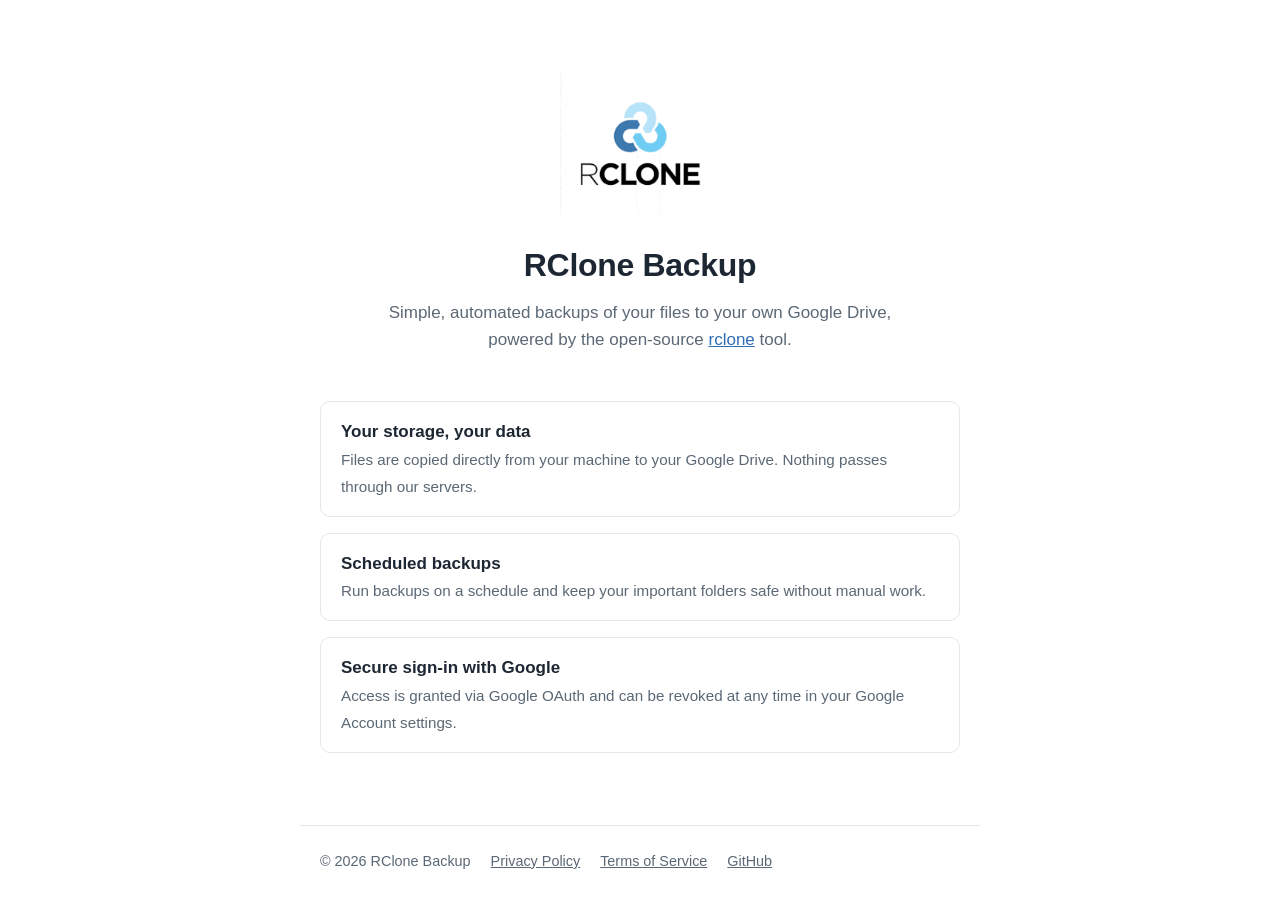
<file: index.html>
<!doctype html>
<html lang="en">
<head>
  <meta charset="utf-8">
  <meta name="viewport" content="width=device-width, initial-scale=1">
  <title>RClone Backup</title>
  <meta name="description" content="RClone Backup — simple automated backups of your files to Google Drive powered by rclone.">
  <link rel="icon" href="logo.png">
  <link rel="stylesheet" href="style.css">
</head>
<body>
  <main>
    <section class="hero">
      <img src="logo.png" alt="RClone Backup logo">
      <h1>RClone Backup</h1>
      <p>Simple, automated backups of your files to your own Google Drive, powered by the open-source <a href="https://rclone.org">rclone</a> tool.</p>
    </section>

    <ul class="features">
      <li><strong>Your storage, your data</strong><span>Files are copied directly from your machine to your Google Drive. Nothing passes through our servers.</span></li>
      <li><strong>Scheduled backups</strong><span>Run backups on a schedule and keep your important folders safe without manual work.</span></li>
      <li><strong>Secure sign-in with Google</strong><span>Access is granted via Google OAuth and can be revoked at any time in your Google Account settings.</span></li>
    </ul>
  </main>

  <footer>
    <span>© 2026 RClone Backup</span>
    <a href="privacy.html">Privacy Policy</a>
    <a href="terms.html">Terms of Service</a>
    <a href="https://github.com/bbird1980/rclone-project-public">GitHub</a>
  </footer>
</body>
</html>
</file>
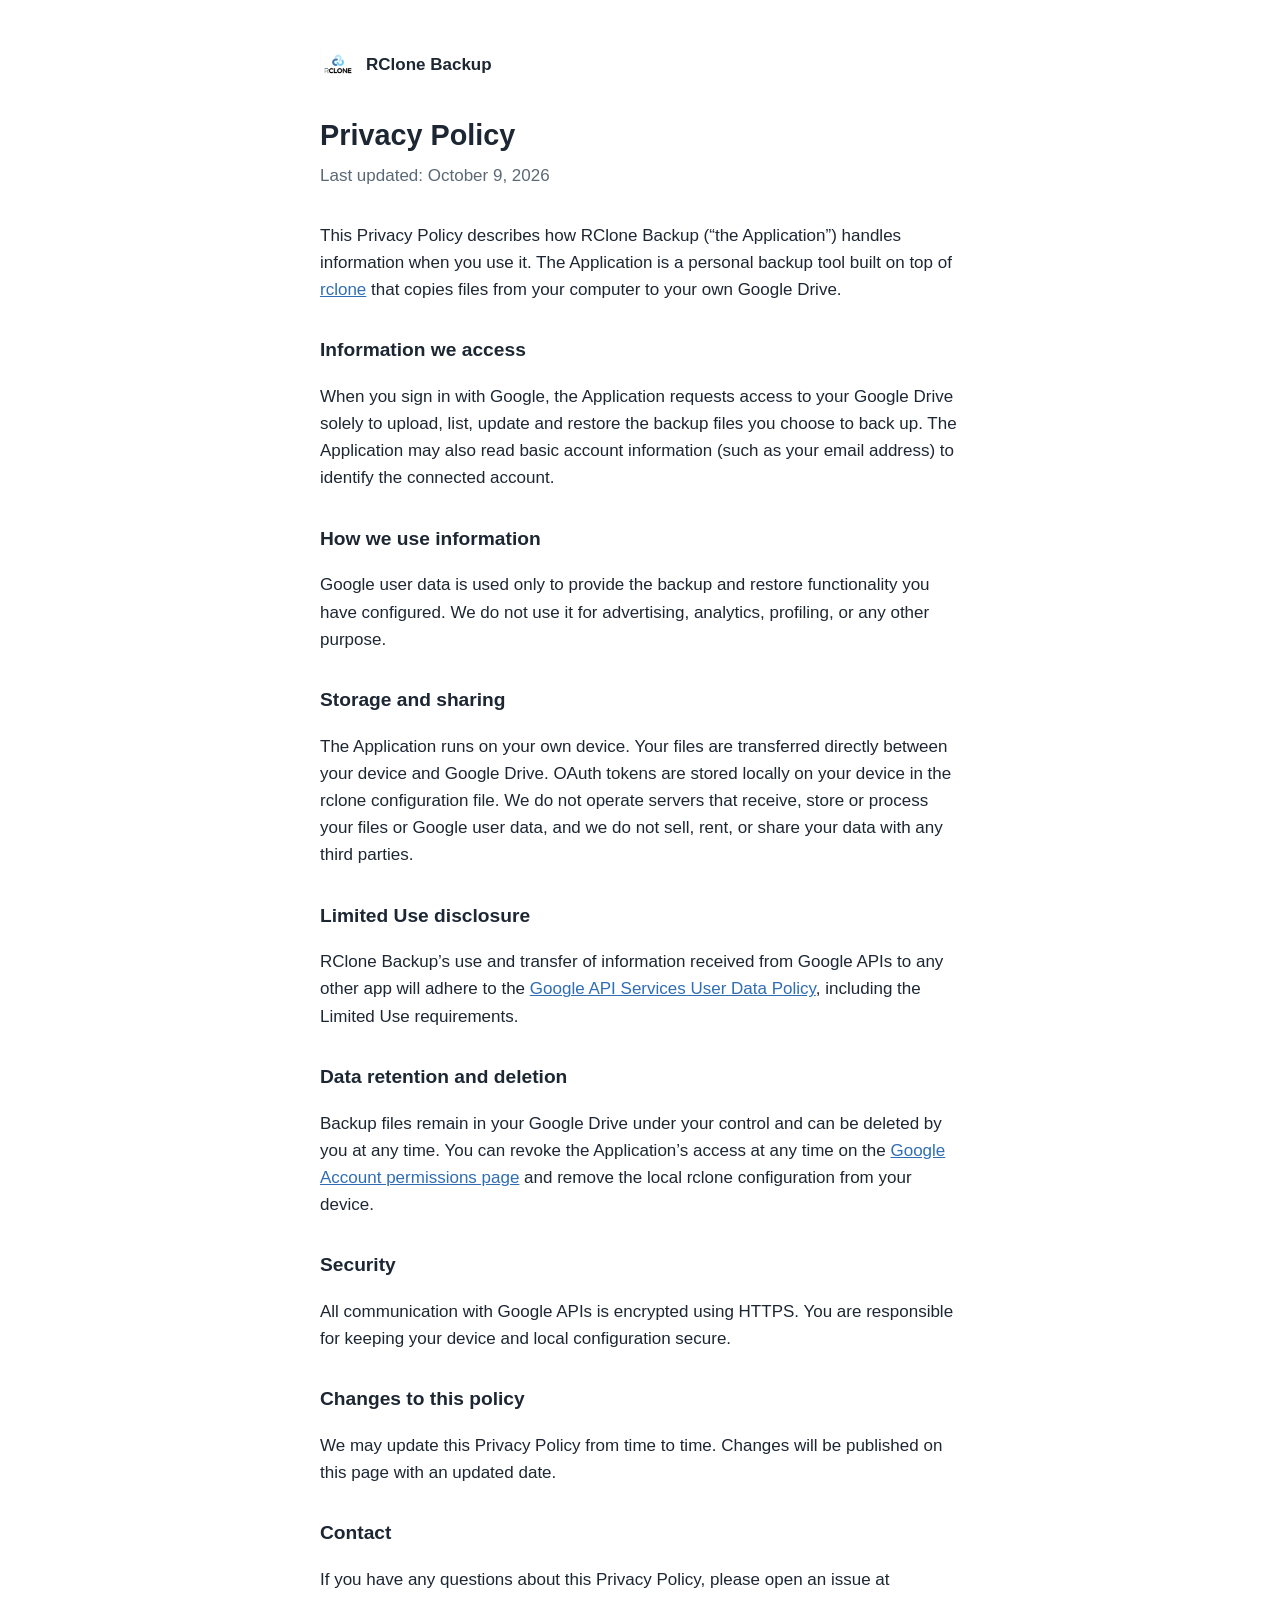
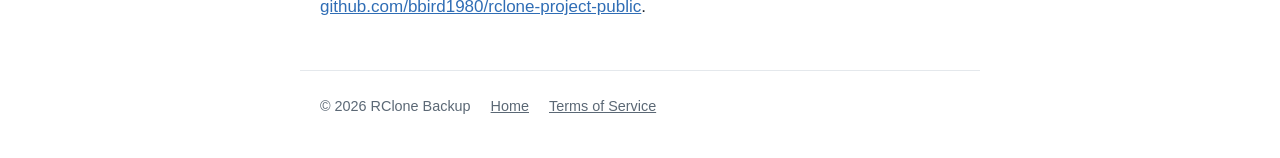
<file: privacy.html>
<!doctype html>
<html lang="en">
<head>
  <meta charset="utf-8">
  <meta name="viewport" content="width=device-width, initial-scale=1">
  <title>Privacy Policy — RClone Backup</title>
  <link rel="icon" href="logo.png">
  <link rel="stylesheet" href="style.css">
</head>
<body>
  <main class="doc">
    <a class="back" href="./"><img src="logo.png" alt="">RClone Backup</a>
    <h1>Privacy Policy</h1>
    <p class="updated">Last updated: October 9, 2026</p>

    <p>This Privacy Policy describes how RClone Backup (“the Application”) handles information when you use it. The Application is a personal backup tool built on top of <a href="https://rclone.org">rclone</a> that copies files from your computer to your own Google Drive.</p>

    <h2>Information we access</h2>
    <p>When you sign in with Google, the Application requests access to your Google Drive solely to upload, list, update and restore the backup files you choose to back up. The Application may also read basic account information (such as your email address) to identify the connected account.</p>

    <h2>How we use information</h2>
    <p>Google user data is used only to provide the backup and restore functionality you have configured. We do not use it for advertising, analytics, profiling, or any other purpose.</p>

    <h2>Storage and sharing</h2>
    <p>The Application runs on your own device. Your files are transferred directly between your device and Google Drive. OAuth tokens are stored locally on your device in the rclone configuration file. We do not operate servers that receive, store or process your files or Google user data, and we do not sell, rent, or share your data with any third parties.</p>

    <h2>Limited Use disclosure</h2>
    <p>RClone Backup’s use and transfer of information received from Google APIs to any other app will adhere to the <a href="https://developers.google.com/terms/api-services-user-data-policy">Google API Services User Data Policy</a>, including the Limited Use requirements.</p>

    <h2>Data retention and deletion</h2>
    <p>Backup files remain in your Google Drive under your control and can be deleted by you at any time. You can revoke the Application’s access at any time on the <a href="https://myaccount.google.com/permissions">Google Account permissions page</a> and remove the local rclone configuration from your device.</p>

    <h2>Security</h2>
    <p>All communication with Google APIs is encrypted using HTTPS. You are responsible for keeping your device and local configuration secure.</p>

    <h2>Changes to this policy</h2>
    <p>We may update this Privacy Policy from time to time. Changes will be published on this page with an updated date.</p>

    <h2>Contact</h2>
    <p>If you have any questions about this Privacy Policy, please open an issue at <a href="https://github.com/bbird1980/rclone-project-public/issues">github.com/bbird1980/rclone-project-public</a>.</p>
  </main>

  <footer>
    <span>© 2026 RClone Backup</span>
    <a href="./">Home</a>
    <a href="terms.html">Terms of Service</a>
  </footer>
</body>
</html>
</file>
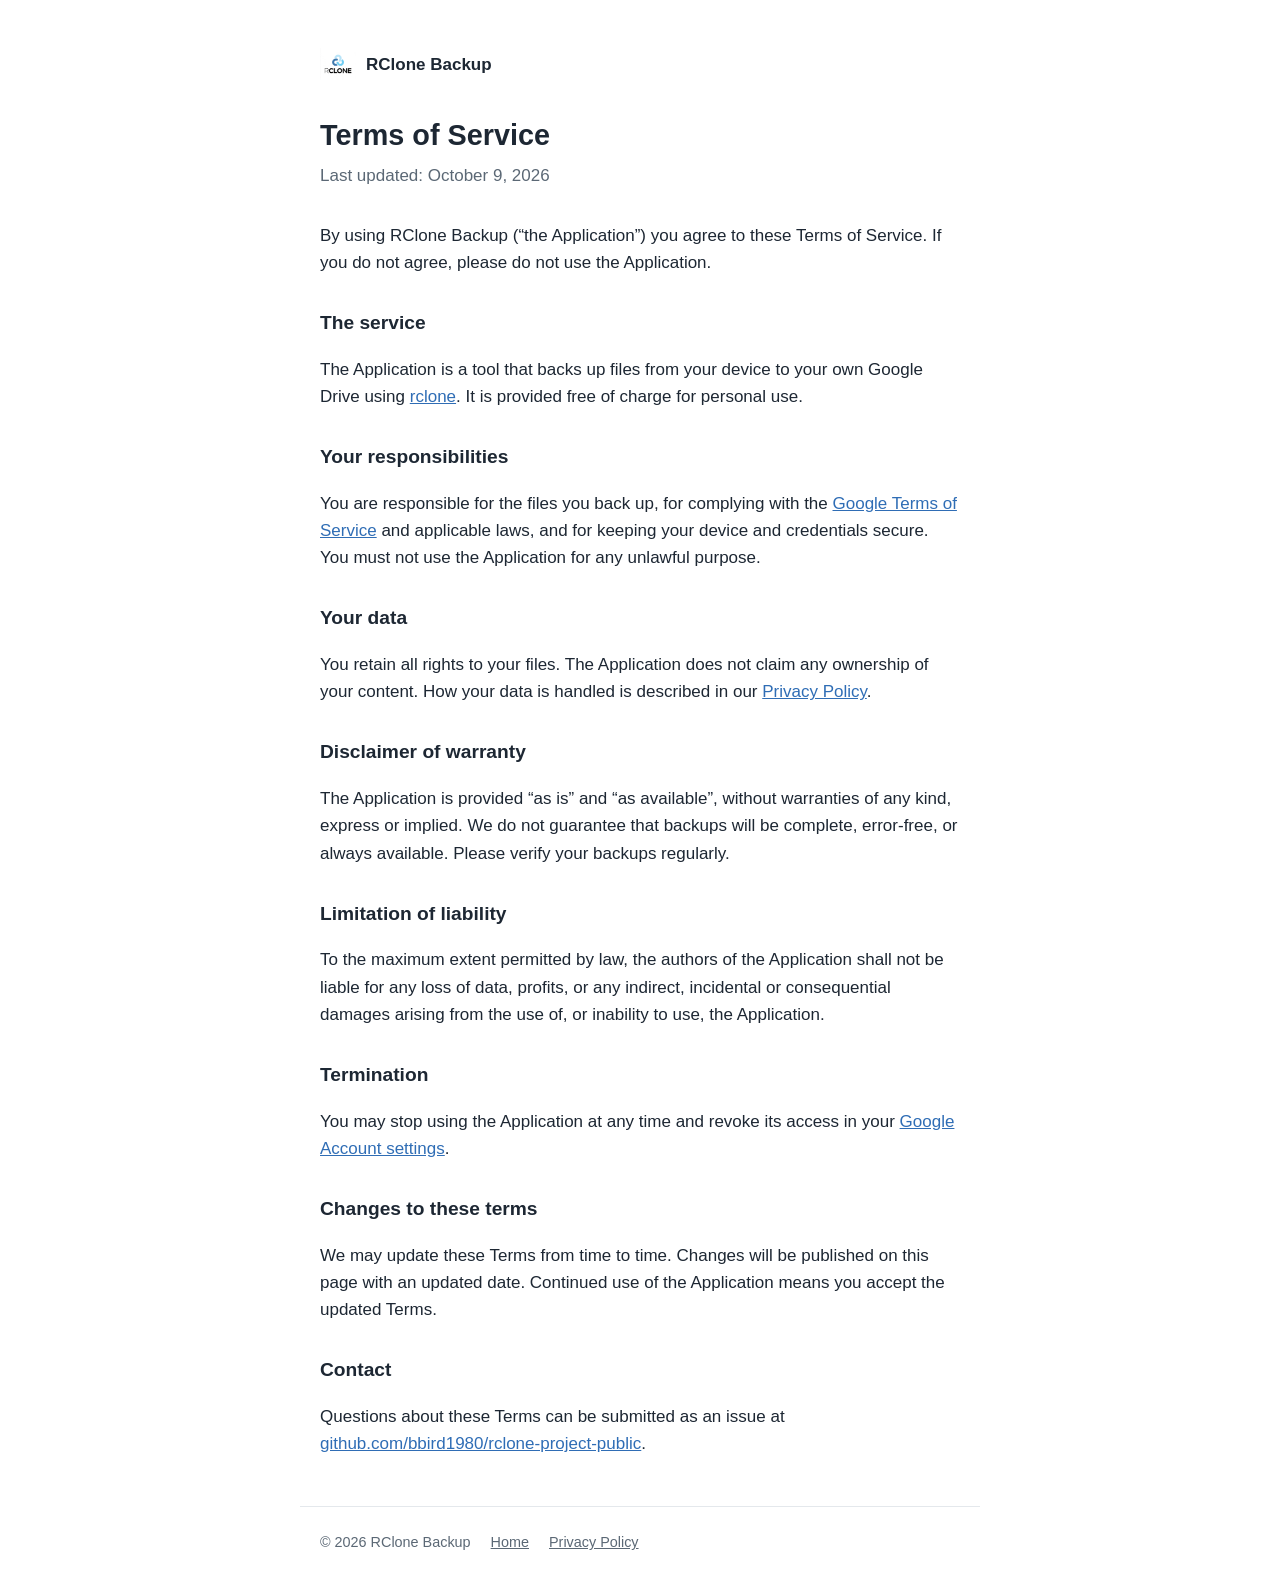
<file: terms.html>
<!doctype html>
<html lang="en">
<head>
  <meta charset="utf-8">
  <meta name="viewport" content="width=device-width, initial-scale=1">
  <title>Terms of Service — RClone Backup</title>
  <link rel="icon" href="logo.png">
  <link rel="stylesheet" href="style.css">
</head>
<body>
  <main class="doc">
    <a class="back" href="./"><img src="logo.png" alt="">RClone Backup</a>
    <h1>Terms of Service</h1>
    <p class="updated">Last updated: October 9, 2026</p>

    <p>By using RClone Backup (“the Application”) you agree to these Terms of Service. If you do not agree, please do not use the Application.</p>

    <h2>The service</h2>
    <p>The Application is a tool that backs up files from your device to your own Google Drive using <a href="https://rclone.org">rclone</a>. It is provided free of charge for personal use.</p>

    <h2>Your responsibilities</h2>
    <p>You are responsible for the files you back up, for complying with the <a href="https://policies.google.com/terms">Google Terms of Service</a> and applicable laws, and for keeping your device and credentials secure. You must not use the Application for any unlawful purpose.</p>

    <h2>Your data</h2>
    <p>You retain all rights to your files. The Application does not claim any ownership of your content. How your data is handled is described in our <a href="privacy.html">Privacy Policy</a>.</p>

    <h2>Disclaimer of warranty</h2>
    <p>The Application is provided “as is” and “as available”, without warranties of any kind, express or implied. We do not guarantee that backups will be complete, error-free, or always available. Please verify your backups regularly.</p>

    <h2>Limitation of liability</h2>
    <p>To the maximum extent permitted by law, the authors of the Application shall not be liable for any loss of data, profits, or any indirect, incidental or consequential damages arising from the use of, or inability to use, the Application.</p>

    <h2>Termination</h2>
    <p>You may stop using the Application at any time and revoke its access in your <a href="https://myaccount.google.com/permissions">Google Account settings</a>.</p>

    <h2>Changes to these terms</h2>
    <p>We may update these Terms from time to time. Changes will be published on this page with an updated date. Continued use of the Application means you accept the updated Terms.</p>

    <h2>Contact</h2>
    <p>Questions about these Terms can be submitted as an issue at <a href="https://github.com/bbird1980/rclone-project-public/issues">github.com/bbird1980/rclone-project-public</a>.</p>
  </main>

  <footer>
    <span>© 2026 RClone Backup</span>
    <a href="./">Home</a>
    <a href="privacy.html">Privacy Policy</a>
  </footer>
</body>
</html>
</file>
<file: style.css>
:root {
  --text: #1d2733;
  --muted: #5b6875;
  --accent: #2f6db5;
  --line: #e4e8ec;
  --bg: #ffffff;
}

* { box-sizing: border-box; }

body {
  margin: 0;
  background: var(--bg);
  color: var(--text);
  font: 17px/1.6 -apple-system, BlinkMacSystemFont, "Segoe UI", Roboto, "Helvetica Neue", Arial, sans-serif;
}

main {
  max-width: 680px;
  margin: 0 auto;
  padding: 48px 20px 32px;
}

a { color: var(--accent); }

.hero { text-align: center; padding: 24px 0 8px; }
.hero img { width: 160px; height: auto; }
.hero h1 { font-size: 2rem; margin: 16px 0 8px; letter-spacing: -0.01em; }
.hero p { color: var(--muted); margin: 0 auto; max-width: 520px; }

.features { list-style: none; padding: 0; margin: 40px 0; display: grid; gap: 16px; }
.features li { border: 1px solid var(--line); border-radius: 10px; padding: 16px 20px; }
.features strong { display: block; }
.features span { color: var(--muted); font-size: 0.95rem; }

.doc h1 { font-size: 1.8rem; margin: 0 0 4px; }
.doc .updated { color: var(--muted); margin: 0 0 32px; }
.doc h2 { font-size: 1.2rem; margin: 32px 0 8px; }

.back { display: inline-flex; align-items: center; gap: 10px; text-decoration: none; color: var(--text); font-weight: 600; margin-bottom: 32px; }
.back img { width: 36px; height: auto; }

footer {
  max-width: 680px;
  margin: 0 auto;
  padding: 24px 20px 40px;
  border-top: 1px solid var(--line);
  color: var(--muted);
  font-size: 0.9rem;
  display: flex;
  flex-wrap: wrap;
  gap: 8px 20px;
}
footer a { color: var(--muted); }
</file>
